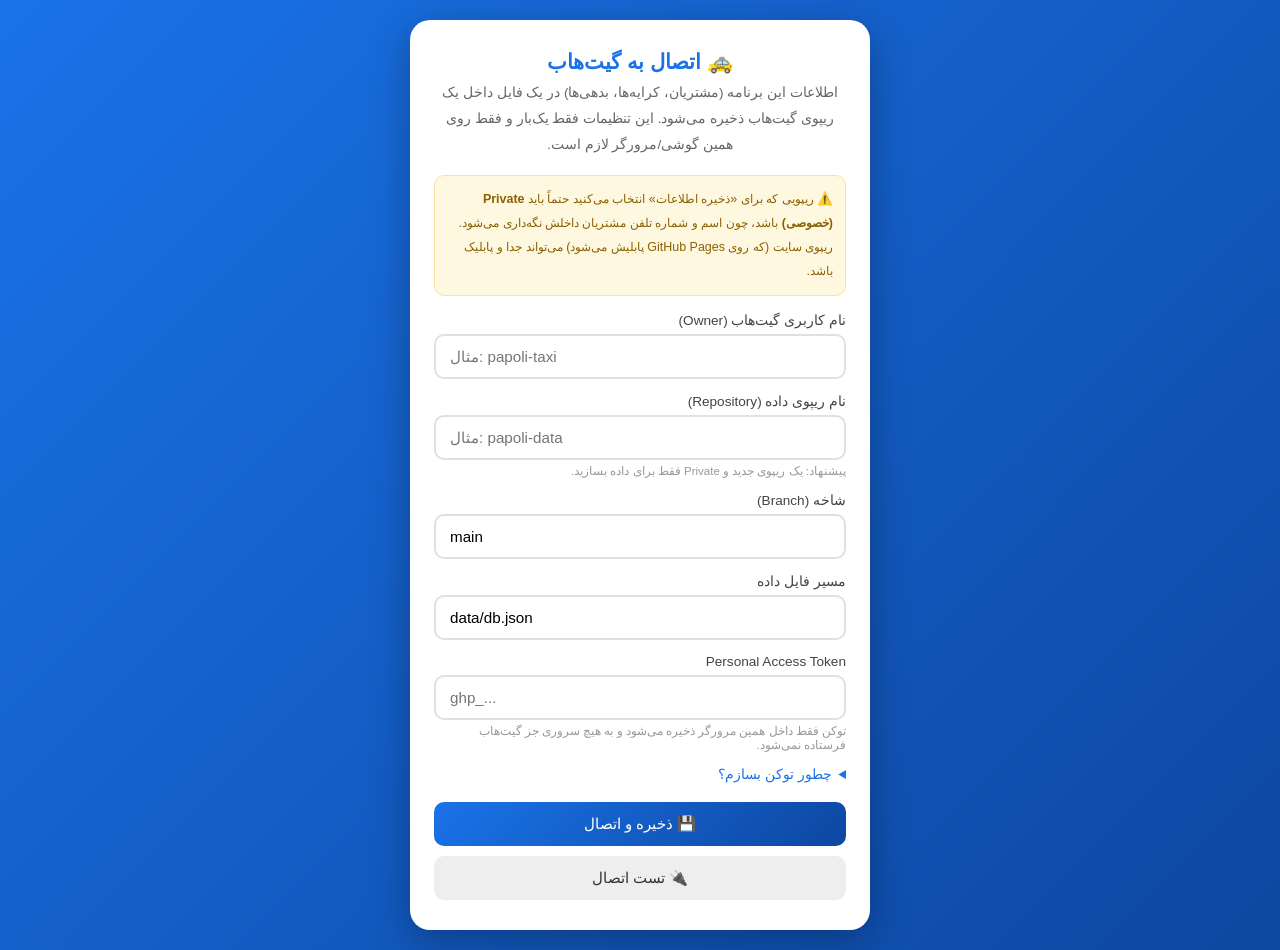
<file: index.html>
<!-- جایگزین کل فایل index.html با این کد: -->
<!DOCTYPE html>
<html lang="fa" dir="rtl">
<head>
    <meta charset="UTF-8">
    <meta name="viewport" content="width=device-width, initial-scale=1.0, maximum-scale=1.0">
    <title>تاکسی خانم پاپلی - سیستم مدیریت</title>
    <link rel="manifest" href="manifest.json">
    <meta name="theme-color" content="#1a73e8">
    <link rel="apple-touch-icon" href="icons/icon-192.png">
    <!-- Google Fonts removed - using local fonts only -->
    <style>
        * { margin:0; padding:0; box-sizing:border-box; }
        
        /* Jalali Date Picker Styles */
        .jalali-datepicker {
            display: none;
            position: absolute;
            background: white;
            border: 1px solid #ddd;
            border-radius: 8px;
            box-shadow: 0 4px 20px rgba(0,0,0,0.15);
            z-index: 1000;
            padding: 15px;
            font-family: 'Vazirmatn', sans-serif;
            direction: rtl;
        }
        
        .jalali-datepicker button {
            font-family: 'Vazirmatn', sans-serif;
        }
        
        .jalali-datepicker input {
            cursor: pointer;
        }
        
        body {
            font-family: 'Vazirmatn', sans-serif;
            background: #f0f2f5;
            color: #333;
            padding-bottom: 70px;
        }
        
        .header {
            background: linear-gradient(135deg, #1a73e8, #0d47a1);
            color: white;
            padding: 12px 20px;
            display: flex;
            align-items: center;
            justify-content: space-between;
            position: sticky;
            top: 0;
            z-index: 100;
            box-shadow: 0 2px 8px rgba(0,0,0,0.2);
        }
        
        .header-right {
            display: flex;
            align-items: center;gap: 12px;
        }
        
        .logo-small {
            width: 45px;
            height: 45px;
            border-radius: 50%;
            overflow: hidden;
            border: 2px solid white;
        }
        
        .logo-small img {
            width: 100%;
            height: 100%;
            object-fit: cover;
        }
        
        .header-title h1 { font-size: 1.1rem; font-weight: 700; margin-bottom: 2px; }
        .header-title p { font-size: 0.7rem; opacity: 0.85; }
        
        .logout-btn {
            background: rgba(255,255,255,0.2);
            border: 1px solid rgba(255,255,255,0.3);
            color: white;
            padding: 6px 12px;
            border-radius: 6px;
            font-size: 0.8rem;
            cursor: pointer;
            font-family: 'Vazirmatn', sans-serif;
        }
        
        .content { display:none; padding: 15px; max-width: 600px; margin: 0 auto; }
        .content.active { display: block; }
        
        .card {
            background: white;
            border-radius: 12px;
            padding: 18px;
            margin-bottom: 15px;
            box-shadow: 0 2px 8px rgba(0,0,0,0.08);
        }
        
        .card h3 {
            font-size: 1rem;
            color: #1a73e8;
            margin-bottom: 15px;
            padding-bottom: 10px;
            border-bottom: 2px solid #e8f0fe;
        }
        
        .form-group { margin-bottom: 15px; }
        
        .form-group label {
            display: block;
            font-size: 0.85rem;
            font-weight: 500;
            margin-bottom: 6px;
            color: #555;
        }
        
        input, select, textarea {
            width: 100%;
            padding: 12px 14px;
            border: 2px solid #e0e0e0;
            border-radius: 8px;
            font-family: 'Vazirmatn', sans-serif;
            font-size: 0.95rem;
            transition: border-color 0.3s;
            background: #fafafa;
        }
        
        input:focus, select:focus {
            outline: none;
            border-color: #1a73e8;
            background: white;
        }
        
        .btn {
            display: inline-block;
            position: relative;
            overflow: hidden;
            padding: 12px 20px;
            border: none;
            border-radius: 10px;
            font-family: 'Vazirmatn', sans-serif;
            font-size: 0.95rem;
            font-weight: 500;
            cursor: pointer;
            transition: transform 0.15s ease, box-shadow 0.15s ease, filter 0.15s ease;
            text-align: center;
            box-shadow: 0 4px 0 rgba(0,0,0,0.15), 0 6px 14px rgba(0,0,0,0.12);
        }
        .btn:hover { filter: brightness(1.05); }
        .btn:active {
            transform: translateY(3px) scale(0.98);
            box-shadow: 0 1px 0 rgba(0,0,0,0.15), 0 2px 6px rgba(0,0,0,0.12);
        }
        /* موج کوچک هنگام لمس دکمه (ripple) */
        .btn .btn-ripple {
            position: absolute;
            border-radius: 50%;
            background: rgba(255,255,255,0.55);
            transform: scale(0);
            animation: btnRipple 0.5s ease-out forwards;
            pointer-events: none;
        }
        @keyframes btnRipple {
            to { transform: scale(3); opacity: 0; }
        }
        @keyframes btnPop {
            0% { transform: scale(1); }
            40% { transform: scale(0.94); }
            100% { transform: scale(1); }
        }
        .btn.btn-pop { animation: btnPop 0.28s ease; }

        .btn-primary { background: linear-gradient(180deg, #3086f0, #1a73e8); color: white; width: 100%; }
        .btn-primary:active { background: linear-gradient(180deg, #1a73e8, #1557b0); }
        
        .btn:disabled { opacity: 0.6; cursor: not-allowed; transform: none !important; box-shadow: none !important; }
        
        .btn-success { background: linear-gradient(180deg, #46bd63, #34a853); color: white; }
        .btn-danger  { background: linear-gradient(180deg, #f0564a, #ea4335); color: white; }
        .btn-warning { background: linear-gradient(180deg, #fdc934, #fbbc04); color: #333; }
        .btn-info    { background: linear-gradient(180deg, #5b96f7, #4285f4); color: white; }
        .btn-secondary { background: linear-gradient(180deg, #fafafa, #ececec); color: #333; box-shadow: 0 2px 0 rgba(0,0,0,0.08), 0 4px 10px rgba(0,0,0,0.06); }

        /* دکمه‌های بزرگ‌تر برای ثبت کرایه — کاربر پشت فرمان راحت‌تر لمس کند */
        .btn-big {
            padding: 18px 20px;
            font-size: 1.05rem;
            font-weight: 700;
            border-radius: 14px;
        }
        
        .btn-sm {
            padding: 6px 12px;
            font-size: 0.8rem;
            border-radius: 6px;margin: 2px;
            box-shadow: 0 2px 0 rgba(0,0,0,0.12), 0 3px 6px rgba(0,0,0,0.1);
        }
        
        .btn-block { width: 100%; margin-bottom: 10px; }

        /* کارت‌های آماری و دسترسی سریع داشبورد: حالت برجسته */
        .stat-box, #dashboard .action-grid .btn {
            transition: transform 0.15s ease, box-shadow 0.15s ease;
        }
        .stat-box:active { transform: translateY(2px); }
        #dashboard .action-grid .btn {
            padding: 16px 10px;
            font-size: 0.9rem;
        }

        /* چیپ‌های «مشتریان پرتکرار» در ثبت کرایه */
        .chip-row { display: flex; flex-wrap: wrap; gap: 8px; }
        .chip {
            display: flex;
            align-items: center;
            gap: 6px;
            background: white;
            border: 2px solid #e8f0fe;
            border-radius: 20px;
            padding: 8px 14px;
            font-family: 'Vazirmatn', sans-serif;
            font-size: 0.85rem;
            cursor: pointer;
            box-shadow: 0 2px 6px rgba(0,0,0,0.06);
            transition: transform 0.15s ease, background 0.15s ease, border-color 0.15s ease;
        }
        .chip:active { transform: scale(0.95); background: #e8f0fe; }
        .chip-name { font-weight: 600; color: #333; }
        .chip-badge {
            font-size: 0.65rem;
            padding: 2px 8px;
            border-radius: 20px;
        }

        /* بنر یادآور پایان دوره ماهانه در داشبورد */
        .reminder-banner {
            border-radius: 10px;
            padding: 12px 14px;
            margin-bottom: 10px;
            background: linear-gradient(135deg, #fff3d6, #ffe6b3);
            border: 1px solid #f5c452;
            display: flex;
            justify-content: space-between;
            align-items: center;
            gap: 10px;
            animation: reminderPulse 1.8s ease-in-out infinite;
        }
        @keyframes reminderPulse {
            0%, 100% { box-shadow: 0 0 0 rgba(251,188,4,0.0); }
            50% { box-shadow: 0 0 0 6px rgba(251,188,4,0.12); }
        }
        .reminder-banner .reminder-text { font-size: 0.85rem; color: #7a5b00; line-height: 1.7; }
        .reminder-banner .btn { flex-shrink: 0; }

        /* دکمه شناور چت‌بات */
        .chat-fab {
            position: fixed;
            left: 16px;
            bottom: 86px;
            width: 56px;
            height: 56px;
            border-radius: 50%;
            background: linear-gradient(135deg, #1a73e8, #0d47a1);
            color: white;
            border: none;
            font-size: 1.5rem;
            box-shadow: 0 6px 16px rgba(26,115,232,0.45);
            cursor: pointer;
            z-index: 500;
            transition: transform 0.2s ease;
        }
        .chat-fab:active { transform: scale(0.92); }
        .chat-fab .chat-fab-dot {
            position: absolute;
            top: 4px; left: 4px;
            width: 12px; height: 12px;
            border-radius: 50%;
            background: #ea4335;
            border: 2px solid white;
            display: none;
        }
        .chat-fab .chat-fab-dot.show { display: block; }

        .chat-panel-overlay {
            display: none;
            position: fixed; inset: 0;
            background: rgba(0,0,0,0.35);
            z-index: 998;
        }
        .chat-panel-overlay.open { display: block; }
        .chat-panel {
            position: fixed;
            left: 0; right: 0; bottom: 0;
            height: 70vh;
            max-height: 640px;
            background: white;
            border-radius: 18px 18px 0 0;
            box-shadow: 0 -6px 24px rgba(0,0,0,0.25);
            z-index: 999;
            display: flex;
            flex-direction: column;
            transform: translateY(100%);
            transition: transform 0.25s ease-out;
        }
        .chat-panel.open { transform: translateY(0); }
        .chat-panel-header {
            padding: 14px 16px;
            background: linear-gradient(135deg, #1a73e8, #0d47a1);
            color: white;
            border-radius: 18px 18px 0 0;
            display: flex;
            justify-content: space-between;
            align-items: center;
        }
        .chat-panel-header h3 { margin: 0; border: none; padding: 0; color: white; font-size: 0.95rem; }
        .chat-panel-close { background: none; border: none; color: white; font-size: 1.3rem; cursor: pointer; }
        .chat-messages {
            flex: 1;
            overflow-y: auto;
            padding: 14px;
            display: flex;
            flex-direction: column;
            gap: 10px;
            background: #f7f9fc;
        }
        .chat-bubble {
            max-width: 82%;
            padding: 10px 14px;
            border-radius: 14px;
            font-size: 0.88rem;
            line-height: 1.9;
            white-space: pre-wrap;
            animation: chatIn 0.2s ease;
        }
        @keyframes chatIn {
            from { opacity: 0; transform: translateY(6px); }
            to { opacity: 1; transform: translateY(0); }
        }
        .chat-bubble.bot { background: white; border: 1px solid #e0e0e0; align-self: flex-start; border-bottom-right-radius: 4px; }
        .chat-bubble.user { background: #1a73e8; color: white; align-self: flex-end; border-bottom-left-radius: 4px; }
        .chat-suggestions { display: flex; flex-wrap: wrap; gap: 6px; padding: 0 14px 10px; }
        .chat-suggestions .chip { font-size: 0.75rem; padding: 6px 10px; }
        .chat-input-row {
            display: flex;
            gap: 8px;
            padding: 10px;
            border-top: 1px solid #eee;
        }
        .chat-input-row input {
            flex: 1;
            margin: 0;
        }
        .chat-input-row button {
            width: 46px;
            height: 46px;
            border-radius: 50%;
            padding: 0;
            font-size: 1.1rem;
            flex-shrink: 0;
        }
        
        .customer-card {
            background: white;
            border-radius: 10px;
            padding: 14px;
            margin-bottom: 10px;
            box-shadow: 0 1px 4px rgba(0,0,0,0.08);
            border-right: 4px solid #1a73e8;
        }
        
        .customer-card.daily { border-right-color: #34a853; }
        
        .customer-name { font-weight: 700; font-size: 1rem; color: #333; }
        .customer-phone { color: #666; font-size: 0.85rem; margin: 4px 0; }
        .customer-rate { color: #1a73e8; font-weight: 500; font-size: 0.9rem; }
        .badge {
            display: inline-block;
            padding: 3px 10px;
            border-radius: 20px;
            font-size: 0.75rem;
            font-weight: 500;
        }
        
        .badge-monthly { background: #e8f0fe; color: #1a73e8; }
        .badge-daily { background: #e6f4ea; color: #34a853; }
        
        .action-grid {
            display: grid;
            grid-template-columns: 1fr 1fr;
            gap: 10px;
            margin-top: 15px;
        }
        
        .search-result {
            cursor: pointer;
            padding: 12px;
            background: white;
            border-radius: 8px;
            margin-bottom: 8px;
            border: 1px solid #e0e0e0;
            transition: background 0.2s;
        }
        
        .search-result:active { background: #f0f7ff; }
        
        .selected-customer {
            background: #e8f0fe;
            border: 2px solid #1a73e8;
            border-radius: 10px;
            padding: 12px;
            margin-bottom: 15px;
        }
        
        .invoice-preview {
            background: #f8f9fa;
            border: 1px dashed #aaa;
            border-radius: 10px;
            padding: 15px;
            margin: 15px 0;
            line-height: 2;
        }
        
        .stat-box {
            background: white;
            border-radius: 10px;
            padding: 15px;
            text-align: center;
            box-shadow: 0 1px 4px rgba(0,0,0,0.08);
        }
        
        .stat-number {
            font-size: 1.5rem;
            font-weight: 700;
            color: #1a73e8;}
        
        .stat-label { font-size: 0.8rem; color: #777; margin-top: 5px; }
        
        .report-item {
            background: white;
            border-radius: 8px;
            padding: 12px;
            margin-bottom: 8px;
            border-right: 3px solid #ccc;
        }
        
        .report-item.monthly_end { border-right-color: #1a73e8; }
        .report-item.daily { border-right-color: #34a853; }
        .report-item.monthly_start { border-right-color: #fbbc04; }
        
        .bottom-nav {
            position: fixed;
            bottom: 0;
            left: 0;
            right: 0;
            background: white;
            display: flex;
            box-shadow: 0 -2px 10px rgba(0,0,0,0.1);
            z-index: 200;
        }
        
        .nav-item {
            flex: 1;
            padding: 8px 4px;
            text-align: center;
            cursor: pointer;
            color: #999;
            transition: color 0.2s;
            border: none;
            background: none;
            font-family: 'Vazirmatn', sans-serif;
        }
        
        .nav-item.active { color: #1a73e8; }
        
        .nav-item .nav-icon { font-size: 1.3rem; display: block; }
        .nav-item .nav-label { font-size: 0.6rem; display: block; margin-top: 2px; }

        /* شیت «بیشتر» */
        .sheet-overlay {
            display: none;
            position: fixed; inset: 0;
            background: rgba(0,0,0,0.4);
            z-index: 998;
        }
        .sheet-overlay.open { display: block; }
        .more-sheet {
            position: fixed;
            left: 0; right: 0; bottom: 0;
            background: white;
            border-radius: 16px 16px 0 0;
            box-shadow: 0 -4px 20px rgba(0,0,0,0.2);
            z-index: 999;
            padding: 8px 0 calc(70px + env(safe-area-inset-bottom, 0px));
            transform: translateY(100%);
            transition: transform 0.25s ease-out;
        }
        .more-sheet.open { transform: translateY(0); }
        .more-sheet-handle {
            width: 40px; height: 4px;
            background: #ddd;
            border-radius: 2px;
            margin: 8px auto 12px;
        }
        .more-sheet-item {
            display: flex;
            align-items: center;
            gap: 12px;
            width: 100%;
            padding: 16px 20px;
            border: none;
            background: none;
            font-family: inherit;
            font-size: 1rem;
            text-align: right;
            cursor: pointer;
        }
        .more-sheet-item:active { background: #f5f5f5; }
        .more-sheet-item .nav-icon { font-size: 1.2rem; }

        /* مودال سفارشی به‌جای alert/confirm/prompt بومی */
        .modal-overlay {
            display: none;
            position: fixed; inset: 0;
            background: rgba(0,0,0,0.45);
            z-index: 1100;
            align-items: center;
            justify-content: center;
            padding: 20px;
        }
        .modal-overlay.open { display: flex; }
        .modal-box {
            background: white;
            border-radius: 14px;
            width: 100%;
            max-width: 340px;
            padding: 20px;
            box-shadow: 0 10px 40px rgba(0,0,0,0.3);
        }
        .modal-message {
            font-size: 0.95rem;
            line-height: 1.8;
            white-space: pre-wrap;
            margin-bottom: 16px;
            text-align: right;
        }
        .modal-box input, .modal-box .form-group {
            margin-bottom: 12px;
        }
        .modal-box label {
            display: block;
            font-size: 0.85rem;
            color: #555;
            margin-bottom: 6px;
        }
        .modal-actions {
            display: flex;
            gap: 10px;
            margin-top: 8px;
        }
        .modal-actions .btn { flex: 1; margin: 0; }
        .modal-actions .btn-secondary {
            background: #f0f0f0;
            color: #333;
        }
        
        .alert {
            padding: 12px 15px;
            border-radius: 8px;
            margin-bottom: 15px;
            font-size: 0.9rem;
        }
        
        .alert-success { background: #e6f4ea; color: #1e8e3e; border: 1px solid #a8d5b5; }
        .alert-error { background: #fce8e6; color: #c62828; border: 1px solid #f5a99b; }
        .alert-info { background: #e8f0fe; color: #1a73e8; border: 1px solid #aac4fb; }
        
        .loading {
            text-align: center;
            padding: 20px;
            color: #999;
        }
        
        .empty-state {
            text-align: center;
            padding: 30px;
            color: #aaa;
        }
        
        .empty-state .icon { font-size: 3rem; margin-bottom: 10px; }
        
        .divider {
            height: 1px;
            background: #eee;
            margin: 15px 0;
        }
        
        .total-bar {
            background: linear-gradient(135deg, #1a73e8, #0d47a1);
            color: white;
            border-radius: 10px;
            padding: 15px;
            text-align: center;
            margin-bottom: 15px;
        }
        
        .total-bar .amount { font-size: 1.5rem; font-weight: 700; }
        .total-bar .label { font-size: 0.8rem; opacity: 0.8; margin-top: 5px; }
        
        @media (min-width: 600px) {
            .action-grid { grid-template-columns: 1fr 1fr 1fr; }
        }
    </style>
</head>
<body>

<div class="header">
    <div class="header-right">
        <div class="logo-small">
            <img src="logo.png" alt="لوگو">
        </div>
        <div class="header-title">
            <h1>🚕 تاکسی خانم پاپلی</h1>
            <p id="headerDate"></p>
        </div></div>
    <button class="logout-btn" onclick="logout()">خروج</button>
</div>

<!-- ===== داشبورد ===== -->
<div id="dashboard" class="content active">
    <div id="monthlyReminderBanner"></div>
    <div style="display:grid; grid-template-columns:1fr 1fr; gap:10px; margin-bottom:15px;">
        <div class="stat-box">
            <div class="stat-number" id="statCustomers">-</div>
            <div class="stat-label">مشتری فعال</div>
        </div>
        <div class="stat-box">
            <div class="stat-number" id="statToday">-</div>
            <div class="stat-label">درآمد امروز</div>
        </div>
        <div class="stat-box">
            <div class="stat-number" id="statMonth">-</div>
            <div class="stat-label">درآمد این ماه</div>
        </div>
        <div class="stat-box">
            <div class="stat-number" id="statTotal">-</div>
            <div class="stat-label">کل درآمد</div>
        </div>
    </div>
    
    <div class="card">
        <h3>⚡ دسترسی سریع</h3>
        <div class="action-grid">
            <button class="btn btn-primary" onclick="switchTab('register')">➕ ثبت مشتری</button>
            <button class="btn btn-success" onclick="switchTab('rental')">📋 ثبت کرایه</button>
            <button class="btn btn-info" onclick="switchTab('invoice')">📨 ارسال فاکتور</button>
            <button class="btn btn-warning" onclick="switchTab('report')">📊 گزارش</button>
        </div>
    </div>
    
    <div class="card">
        <h3>🕐 آخرین فعالیت‌ها</h3>
        <div id="recentActivity"><div class="loading">در حال بارگذاری...</div></div>
    </div>
</div>
<!-- تب ثبت پرداخت -->
<div id="payment" class="content">
    <div class="card">
        <h3>💳 ثبت پرداختی مشتری</h3>
        <div class="form-group">
            <label>جستجوی مشتری</label>
            <input type="text" id="paySearchCustomer" onkeyup="searchPayCustomer()" placeholder="🔍 نام یا شماره تماس مشتری...">
        </div>
        <div id="payCustomerList"></div>

        <div id="payActionSection" style="display: none;">
            <div class="selected-customer">
                پرداخت برای: <strong id="payCustomerName"></strong>
            </div>
            <div class="form-group">
                <label>مبلغ پرداخت (تومان)</label>
                <input type="text" id="payAmount" placeholder="مثلاً ۵۰۰,۰۰۰" inputmode="numeric" class="money-input">
            </div>
            <button class="btn btn-primary btn-block" id="submitPaymentBtn" onclick="submitPayment()">✅ ثبت پرداختی</button>
        </div>
    </div>
</div>
<!-- ===== ثبت مشتری ===== -->
<div id="register" class="content">
    <div class="card">
        <h3>➕ ثبت مشتری جدید</h3>
        <div id="registerMsg"></div>
        <form id="customerForm">
            <div class="form-group">
                <label>نام و نام خانوادگی *</label>
                <input type="text" id="custName" placeholder="مثال: علی احمدی" required>
            </div>
            <div class="form-group">
                <label>شماره موبایل *</label>
                <input type="tel" id="custPhone" placeholder="09xxxxxxxxx" required>
            </div>
            <div class="form-group">
                <label>نوع سرویس</label>
                <select id="custType">
                    <option value="monthly">ماهانه</option>
                    <option value="daily">روزانه</option>
                </select>
            </div>
            <div class="form-group">
                <label>نرخ (تومان)</label>
                <input type="text" id="custRate" placeholder="مثال: ۵۰۰,۰۰۰" inputmode="numeric" class="money-input">
            </div>
            <div class="form-group">
                <label>توضیحات (اختیاری)</label>
                <input type="text" id="custNote" placeholder="آدرس، مسیر، ...">
            </div>
            <button type="submit" class="btn btn-primary" id="customerSubmitBtn">💾 ثبت مشتری</button>
        </form>
    </div>
</div>

<!-- ===== مشتریان ===== -->
<div id="customers" class="content">
    <div class="card">
        <h3>👥 لیست مشتریان</h3>
        <input type="text" id="searchCustomerList" placeholder="🔍 جستجو در مشتریان..." 
               oninput="filterCustomers(this.value)" style="margin-bottom:15px;">
        <div id="customersList"><div class="loading">در حال بارگذاری...</div></div>
    </div>
</div>

<!-- ===== ثبت کرایه ===== -->
<div id="rental" class="content">
    <div class="card">
        <h3>📋 ثبت کرایه</h3>

        <div id="frequentRentalCustomersBox" style="margin-bottom:14px;">
            <label style="display:block; font-size:0.85rem; font-weight:500; margin-bottom:8px; color:#555;">
                ⭐ مشتریان پرتکرار (برای انتخاب سریع لمس کنید)
            </label>
            <div id="frequentRentalCustomers" class="chip-row">
                <div class="loading" style="padding:6px 0;">در حال بارگذاری...</div>
            </div>
        </div>

        <div class="form-group">
            <label>یا جستجوی مشتری</label>
            <input type="text" id="searchRental" placeholder="🔍 نام یا شماره موبایل..." 
                   oninput="searchRentalCustomer(this.value)">
        </div>
        <div id="rentalSearchResults"></div>
        
        <div id="selectedRentalCustomer" style="display:none;">
            <div class="selected-customer" id="rentalCustomerInfo"></div>
            <div id="monthlyStatusBox"></div>
            <div id="rentalMsg"></div>
            
            <div class="form-group" id="dailyAmountGroup" style="display:none;">
                <label>مبلغ کرایه روزانه (تومان) — اگر خالی بماند، نرخ پیش‌فرض مشتری حساب می‌شود</label>
                <input type="text" id="dailyAmount" placeholder="اگر خالی باشد نرخ پیش‌فرض" inputmode="numeric" class="money-input">
            </div>

            <div id="monthlyActionGrid">
                <button class="btn btn-success btn-block btn-big" id="startMonthlyBtn" onclick="doRental('start_monthly')" style="display:none;">
                    🟢 شروع ماهانه
                </button>
                <button class="btn btn-danger btn-block btn-big" id="endMonthlyBtn" onclick="doRental('end_monthly')" style="display:none;">
                    🔴 اتمام ماهانه
                </button>
            </div>
            <button class="btn btn-warning btn-block btn-big" id="dailyRentalBtn" onclick="doRental('daily')" style="display:none;">
                📅 ثبت کرایه روزانه
            </button>
            <button class="btn btn-secondary btn-block" id="editDailyAmountBtn" onclick="toggleDailyAmount()" style="display:none; margin-top:-4px;">
                ✏️ ثبت مبلغ دلخواه برای این کرایه
            </button>
        </div>
    </div>
</div>

<!-- ===== ارسال فاکتور ===== -->
<div id="invoice" class="content">
    <div class="card">
        <h3>📨 ارسال فاکتور</h3>
        <div class="form-group">
            <input type="text" id="searchInvoice" placeholder="🔍 جستجوی مشتری..." 
                   oninput="searchInvoiceCustomer(this.value)">
        </div>
        <div id="invoiceSearchResults"></div>
        
        <!-- بقیه کدهای فاکتور که قبلا بود (دکمه های تایید و ارسال پیامک) -->
        <div id="invoiceSection" style="display:none;">
            <div class="selected-customer" id="invoiceCustomerInfo"></div>
            <div class="invoice-preview">
                <div id="invoiceText"></div>
            </div>
            <button class="btn btn-primary btn-block" onclick="sendSMS()">
                📱 ارسال پیامک از گوشی
            </button>
            <button class="btn btn-success btn-block" onclick="confirmInvoiceSent()">
                ✅ تایید ارسال و ثبت در سیستم
            </button>
        </div>
        
    </div>
</div> <!-- پایان کامل تب فاکتور -->

<!-- ===== گزارش ===== -->
<div id="report" class="content">
    <div class="card">
        <h3>📊 گزارش‌گیری</h3>
        <div class="form-group">
            <label>از تاریخ</label>
            <input type="text" id="fromDate" placeholder="انتخاب تاریخ..." readonly onclick="document.getElementById('fromDate').focus()">
        </div>
        <div class="form-group">
            <label>تا تاریخ</label>
            <input type="text" id="toDate" placeholder="انتخاب تاریخ..." readonly onclick="document.getElementById('toDate').focus()">
        </div>
        <div class="form-group">
            <label>نوع گزارش</label>
            <select id="reportType">
                <option value="">همه</option>
                <option value="monthly_end">کرایه ماهانه</option>
                <option value="daily">کرایه روزانه</option>
            </select>
        </div>
        <button class="btn btn-primary btn-block" onclick="loadReport()">🔍 نمایش گزارش</button>
    </div>
    <div id="reportResult"></div>
</div>
<!-- ===== تنظیمات ===== -->
<div id="settings" class="content">
    
    <!-- کارت تغییر رمز -->
    <div class="card">
        <h3>🔐 تغییر رمز عبور</h3>
        <div id="passwordMsg"></div>
        <form id="changePasswordForm">
            <div class="form-group">
                <label>رمز فعلی</label>
                <input type="password" id="oldPassword" maxlength="4" required>
            </div>
            <div class="form-group">
                <label>رمز جدید</label>
                <input type="password" id="newPassword" maxlength="4" required>
            </div>
            <div class="form-group">
                <label>تکرار رمز جدید</label>
                <input type="password" id="confirmPassword" maxlength="4" required>
            </div>
            <button type="submit" class="btn btn-primary">💾 ذخیره رمز جدید</button>
        </form>
    </div>

    <div class="divider"></div>

    <!-- کارت اتصال گیت‌هاب -->
    <div class="card">
        <h3>🔗 اتصال گیت‌هاب</h3>
        <p style="font-size:13px;color:#666; margin-bottom:10px;">
            اطلاعات این برنامه روی گیت‌هاب ذخیره می‌شود. برای تغییر ریپو/توکن یا اتصال از یک گوشی دیگر، از دکمه زیر استفاده کنید.
        </p>
        <button class="btn btn-secondary" onclick="location.href='setup.html'">⚙️ تنظیمات اتصال گیت‌هاب</button>
    </div>

    <div class="divider"></div>

    <!-- کارت تنظیم ارسال پیامک -->
    <div class="card">
        <h3>📩 تنظیمات ارسال پیامک فاکتور</h3>

        <div class="form-group">
            <label>
                <input type="checkbox" id="enablePhoneSMS">
                فعال سازی ارسال فاکتور از برنامه پیامک گوشی
            </label>
        </div>

        <p style="font-size:13px;color:#666">
            در صورت فعال بودن، هنگام ارسال فاکتور، پنجره‌ی اشتراک‌گذاری خود گوشی باز می‌شود تا متن فاکتور را با پیامک، واتس‌اپ یا هر برنامه‌ی دیگری ارسال کنید (در گوشی‌های قدیمی‌تر مستقیم برنامه‌ی پیامک باز می‌شود).
        </p>
    </div>
    <div class="divider"></div>

    <!-- کارت یادآور پایان دوره ماهانه -->
    <div class="card">
        <h3>🔔 یادآور پایان دوره ماهانه</h3>
        <div class="form-group">
            <label>
                <input type="checkbox" id="enableMonthlyReminder">
                فعال‌سازی اعلان (نوتیفیکیشن) نزدیک‌شدن به پایان دوره ماهانه مشتریان
            </label>
        </div>
        <p style="font-size:13px;color:#666">
            وقتی فعال باشد، چند روز مانده به تمام‌شدن دوره‌ی ماهانه‌ی هر مشتری، هم داخل برنامه (در داشبورد) و هم با اعلان گوشی به شما یادآوری می‌شود که کرایه‌ی ماهانه را ثبت و تسویه کنید. این بررسی هر بار که برنامه را باز می‌کنید انجام می‌شود.
        </p>
    </div>
    <div class="divider"></div>

    <!-- کارت ریست سیستم -->
    <div class="card" style="border: 1px solid #ff4d4d; background-color: #fffafaa1;">
        <h3 style="color: #d32f2f;">⚠️ ریست سیستم (حذف تمام کرایه‌ها)</h3>
        <p style="font-size:13px;color:#666">
            با کلیک روی دکمه زیر، <strong>تمام کرایه‌ها، سفرها و پرداختی‌های مربوط به آن‌ها</strong> پاک خواهند شد و بدهی همه مشتریان صفر می‌شود. لیست مشتریان و خودروها دست‌نخورده باقی می‌ماند. <br><span style="color:red">این عملیات غیرقابل بازگشت است!</span>
        </p>
        <button class="btn" style="background: #d32f2f; color: white;" onclick="resetSystem()">
            🗑️ پاک کردن همه کرایه‌ها
        </button>
    </div>


    <div class="divider"></div>

    <!-- کارت اطلاعات حساب (بخش جدید) -->
    <div class="card">
        <h3>💳 مشخصات کارت جهت واریز</h3>

        <div class="form-group">
            <label for="bankAccountName">نام صاحب حساب</label>
            <input type="text" id="bankAccountName" placeholder="مثال: علی محمدی">
        </div>

        <div class="form-group">
            <label for="bankCardNumber">شماره کارت</label>
            <input type="text" id="bankCardNumber" placeholder="مثال: ۶۰۳۷-۹۹۱۹-۱۲۳۴-۵۶۷۸">
        </div>

        <button class="btn btn-primary" onclick="saveBankSettings()">
            💾 ذخیره مشخصات کارت
        </button>
    </div>

</div>




<!-- Bottom Navigation -->
<!-- شیت «بیشتر» برای دسترسی به گزینه‌های کم‌استفاده‌تر -->
<div id="moreSheetOverlay" class="sheet-overlay" onclick="toggleMoreSheet(false)"></div>
<div id="moreSheet" class="more-sheet">
    <div class="more-sheet-handle"></div>
    <button class="more-sheet-item" onclick="openMoreTab('customers')">
        <span class="nav-icon">👥</span> مشتریان
    </button>
    <button class="more-sheet-item" onclick="openMoreTab('invoice')">
        <span class="nav-icon">📨</span> فاکتور
    </button>
    <button class="more-sheet-item" onclick="openMoreTab('report')">
        <span class="nav-icon">📊</span> گزارش
    </button>
    <button class="more-sheet-item" onclick="openMoreTab('settings')">
        <span class="nav-icon">⚙️</span> تنظیمات
    </button>
</div>

<nav class="bottom-nav">
    <button class="nav-item active" onclick="switchTab('dashboard', this)">
        <span class="nav-icon">🏠</span>
        <span class="nav-label">داشبورد</span>
    </button>
    <button class="nav-item" onclick="switchTab('register', this)">
        <span class="nav-icon">➕</span>
        <span class="nav-label">ثبت</span>
    </button>
    <button class="nav-item" onclick="switchTab('rental', this)">
        <span class="nav-icon">📋</span>
        <span class="nav-label">کرایه</span>
    </button>
    <button class="nav-item" onclick="switchTab('payment', this)">
        <span class="nav-icon">💳</span>
        <span class="nav-label">پرداخت</span>
    </button>
    <button class="nav-item" id="moreNavBtn" onclick="toggleMoreSheet()">
        <span class="nav-icon">☰</span>
        <span class="nav-label">بیشتر</span>
    </button>
</nav>

<!-- مودال سفارشی به‌جای alert/confirm/prompt بومی -->
<div id="modalOverlay" class="modal-overlay">
    <div class="modal-box" id="modalBox"></div>
</div>

<!-- ===== دستیار هوشمند (چت‌بات) ===== -->
<button class="chat-fab" id="chatFab" onclick="toggleChatPanel(true)" title="دستیار هوشمند">
    💬
    <span class="chat-fab-dot" id="chatFabDot"></span>
</button>
<div class="chat-panel-overlay" id="chatPanelOverlay" onclick="toggleChatPanel(false)"></div>
<div class="chat-panel" id="chatPanel">
    <div class="chat-panel-header">
        <h3>💬 دستیار حساب و گزارش مشتریان</h3>
        <button class="chat-panel-close" onclick="toggleChatPanel(false)">✕</button>
    </div>
    <div class="chat-messages" id="chatMessages"></div>
    <div class="chat-suggestions" id="chatSuggestions"></div>
    <div class="chat-input-row">
        <input type="text" id="chatInput" placeholder="مثلاً: بدهی علی چقدره؟" onkeydown="if(event.key==='Enter') sendChatMessage();">
        <button class="btn btn-primary" onclick="sendChatMessage()">➤</button>
    </div>
</div>

    <script src="assets/gh-storage.js"></script>
    <script src="assets/libs/jalali-datepicker.js"></script>
    <script>
        // ===== اتصال به گیت‌هاب و احراز هویت =====
        // اگر تنظیمات اتصال به گیت‌هاب انجام نشده، اول به صفحه تنظیمات برو
        if (!ghHasConfig()) {
            window.location.href = 'setup.html';
        }
        // اگر کاربر لاگین نکرده باشد، به صفحه ورود منتقل می‌شود
        const authToken = localStorage.getItem('auth_token');
        if (!authToken) {
            window.location.href = 'login.html';
        }
        // apiFetch و متغیر API اکنون در assets/gh-storage.js تعریف شده‌اند
        // و به‌جای تماس با سرور PHP، مستقیم با گیت‌هاب کار می‌کنند

        async function logout() {
            if (!(await showConfirm('آیا مطمئن هستید که می‌خواهید خارج شوید؟'))) return;
            localStorage.removeItem('auth_token');
            window.location.href = 'login.html';
        }

        // ===== تغییر رمز عبور =====
        document.getElementById('changePasswordForm').addEventListener('submit', async (e) => {
            e.preventDefault();
            const msgEl = document.getElementById('passwordMsg');
            const oldPassword = document.getElementById('oldPassword').value;
            const newPassword = document.getElementById('newPassword').value;
            const confirmPassword = document.getElementById('confirmPassword').value;

            if (newPassword !== confirmPassword) {
                msgEl.innerHTML = '<div class="alert alert-error">❌ رمز جدید و تکرار آن یکسان نیستند</div>';
                return;
            }

            try {
                const res = await apiFetch(`${API}/auth.php`, {
                    method: 'POST',
                    headers: {'Content-Type': 'application/json'},
                    body: JSON.stringify({action: 'change_password', old_password: oldPassword, new_password: newPassword})
                });
                const result = await res.json();
                if (result.success) {
                    msgEl.innerHTML = '<div class="alert alert-success">✅ رمز عبور با موفقیت تغییر کرد</div>';
                    e.target.reset();
                } else {
                    msgEl.innerHTML = `<div class="alert alert-error">❌ ${result.error || 'خطا در تغییر رمز'}</div>`;
                }
            } catch (err) {
                msgEl.innerHTML = '<div class="alert alert-error">❌ خطا در ارتباط با گیت‌هاب</div>';
            }
        });

        // ===== فرمت زنده‌ی اعداد پولی =====
        // ورودی‌های مبلغ را هنگام تایپ با جداکننده هزارگان نمایش می‌دهد
        function attachMoneyFormatting(id) {
            const el = document.getElementById(id);
            if (!el) return;
            el.addEventListener('input', function() {
                const raw = this.value.replace(/[^\d]/g, '');
                this.value = raw ? Number(raw).toLocaleString('en-US') : '';
            });
        }

        function getRawNumber(id) {
            const el = document.getElementById(id);
            if (!el) return '';
            return el.value.replace(/[^\d]/g, '');
        }

        // ===== مودال سفارشی به‌جای alert/confirm/prompt بومی =====
        function closeModal() {
            document.getElementById('modalOverlay').classList.remove('open');
            document.getElementById('modalBox').innerHTML = '';
        }

        function showAlert(message) {
            return new Promise(resolve => {
                const box = document.getElementById('modalBox');
                box.innerHTML = `
                    <div class="modal-message">${message}</div>
                    <div class="modal-actions">
                        <button class="btn btn-primary" id="modalOkBtn">باشه</button>
                    </div>
                `;
                document.getElementById('modalOverlay').classList.add('open');
                document.getElementById('modalOkBtn').onclick = () => { closeModal(); resolve(); };
            });
        }

        function showConfirm(message) {
            return new Promise(resolve => {
                const box = document.getElementById('modalBox');
                box.innerHTML = `
                    <div class="modal-message">${message}</div>
                    <div class="modal-actions">
                        <button class="btn btn-secondary" id="modalCancelBtn">لغو</button>
                        <button class="btn btn-primary" id="modalConfirmBtn">تایید</button>
                    </div>
                `;
                document.getElementById('modalOverlay').classList.add('open');
                document.getElementById('modalCancelBtn').onclick = () => { closeModal(); resolve(false); };
                document.getElementById('modalConfirmBtn').onclick = () => { closeModal(); resolve(true); };
            });
        }

        function showPrompt(message, defaultValue) {
            return new Promise(resolve => {
                const box = document.getElementById('modalBox');
                box.innerHTML = `
                    <div class="modal-message">${message}</div>
                    <input type="text" id="modalPromptInput" value="${defaultValue ? String(defaultValue).replace(/"/g, '&quot;') : ''}">
                    <div class="modal-actions">
                        <button class="btn btn-secondary" id="modalCancelBtn">لغو</button>
                        <button class="btn btn-primary" id="modalOkBtn">تایید</button>
                    </div>
                `;
                document.getElementById('modalOverlay').classList.add('open');
                const input = document.getElementById('modalPromptInput');
                input.focus();
                document.getElementById('modalCancelBtn').onclick = () => { closeModal(); resolve(null); };
                document.getElementById('modalOkBtn').onclick = () => { const v = input.value; closeModal(); resolve(v); };
            });
        }

        // فرم ویرایش مشتری در یک مودال به‌جای سه prompt پشت‌سرهم
        function showEditCustomerModal(customer) {
            return new Promise(resolve => {
                const box = document.getElementById('modalBox');
                box.innerHTML = `
                    <div class="modal-message" style="margin-bottom:12px;"><strong>ویرایش مشتری</strong></div>
                    <div class="form-group">
                        <label>نام و نام خانوادگی</label>
                        <input type="text" id="editCustName" value="${(customer.name || '').replace(/"/g, '&quot;')}">
                    </div>
                    <div class="form-group">
                        <label>شماره موبایل</label>
                        <input type="text" id="editCustPhone" value="${(customer.phone || '').replace(/"/g, '&quot;')}">
                    </div>
                    <div class="form-group">
                        <label>نرخ (تومان)</label>
                        <input type="text" id="editCustRate" inputmode="numeric" class="money-input" value="${Number(customer.rate || 0).toLocaleString('en-US')}">
                    </div>
                    <div class="modal-actions">
                        <button class="btn btn-secondary" id="modalCancelBtn">لغو</button>
                        <button class="btn btn-primary" id="modalOkBtn">ذخیره</button>
                    </div>
                `;
                document.getElementById('modalOverlay').classList.add('open');
                attachMoneyFormatting('editCustRate');
                document.getElementById('modalCancelBtn').onclick = () => { closeModal(); resolve(null); };
                document.getElementById('modalOkBtn').onclick = () => {
                    const name = document.getElementById('editCustName').value.trim();
                    const phone = document.getElementById('editCustPhone').value.trim();
                    const rate = getRawNumber('editCustRate');
                    closeModal();
                    resolve({ name, phone, rate });
                };
            });
        }
    let selectedRentalCustomer = null;
    let selectedInvoiceCustomer = null;
    let invoiceData = null;
    let allCustomers = [];

    // ===== تاریخ فارسی =====
    function setPersianDate() {
        const now = new Date();
        const options = { 
            calendar: 'persian', 
            year: 'numeric', 
            month: 'long', 
            day: 'numeric',
            weekday: 'long'
        };
        try {
            document.getElementById('headerDate').textContent = 
                new Intl.DateTimeFormat('fa-IR', options).format(now);
        } catch(e) {
            document.getElementById('headerDate').textContent = now.toLocaleDateString('fa-IR');
        }
    }
    
    // ===== مقداردهی تاریخ‌ها =====
    function setDefaultDates() {
        // Convert current date to Jalali
        const now = new Date();
        const gToday = `${now.getFullYear()}-${String(now.getMonth() + 1).padStart(2, '0')}-${String(now.getDate()).padStart(2, '0')}`;
        
        // Get first day of current month
        const firstDay = new Date(now.getFullYear(), now.getMonth(), 1);
        const gFirstDay = `${firstDay.getFullYear()}-${String(firstDay.getMonth() + 1).padStart(2, '0')}-${String(firstDay.getDate()).padStart(2, '0')}`;
        
        // Convert to Jalali for display
        const todayJalali = gregorianToJalali(now.getFullYear(), now.getMonth() + 1, now.getDate());
        const firstDayJalali = gregorianToJalali(firstDay.getFullYear(), firstDay.getMonth() + 1, firstDay.getDate());
        
        document.getElementById('fromDate').value = `${todayJalali.y}/${String(todayJalali.m).padStart(2, '0')}/${String(todayJalali.d).padStart(2, '0')}`;
        document.getElementById('toDate').value = `${todayJalali.y}/${String(todayJalali.m).padStart(2, '0')}/${String(todayJalali.d).padStart(2, '0')}`;
    }
    
    // Convert Gregorian to Jalali (for date handling)
    function gregorianToJalali(gy, gm, gd) {
        const g_d_m = [0, 31, 59, 90, 120, 151, 181, 212, 243, 273, 304, 334];
        gy2 = (gm > 2) ? (gy + 1) : gy;
        let days = 355666 + (365 * gy) + Math.floor((gy2 + 3) / 4) - Math.floor((gy2 + 99) / 100) + Math.floor((gy2 + 399) / 400) + gd + g_d_m[gm - 1];
        let jy = -1595 + (33 * Math.floor(days / 12053));
        days %= 12053;
        jy += 4 * Math.floor(days / 1461);
        days %= 1461;
        if (days > 365) {
            jy += Math.floor((days - 1) / 365);
            days = (days - 1) % 365;
        }
        let jm = (days < 186) ? 1 + Math.floor(days / 31) : 7 + Math.floor((days - 186) / 30);
        let jd = 1 + ((days < 186) ? (days % 31) : ((days - 186) % 30));
        return { y: jy, m: jm, d: jd };
    }
    
    // Parse Jalali date string
    function parseJalaliDate(str) {
        const parts = str.split('/');
        if (parts.length === 3) {
            return { y: parseInt(parts[0]), m: parseInt(parts[1]), d: parseInt(parts[2]) };
        }
        return null;
    }
    
    // Convert Jalali to Gregorian (for API requests)
    function jalaliToGregorian(jy, jm, jd) {
        jy += 1595;
        let days = -355668 + (365 * jy) + (Math.floor(jy / 33) * 8) + Math.floor((Math.floor(jy % 33) + 3) / 4) + jd + ((jm < 7) ? (jm - 1) * 31 : ((jm - 7) * 30) + 186);
        let gy = 400 * Math.floor(days / 146097);
        days %= 146097;
        if (days > 36524) {
            gy += 100 * Math.floor(--days / 36524);
            days %= 36524;
            if (days >= 365) days++;
        }
        gy += 4 * Math.floor(days / 1461);
        days %= 1461;
        if (days > 365) {
            gy += Math.floor((days - 1) / 365);
            days = (days - 1) % 365;
        }
        let gd = days + 1;
        const sal_a = [0, 31, ((gy % 4 == 0 && gy % 100 != 0) || (gy % 400 == 0)) ? 29 : 28, 31, 30, 31, 30, 31, 31, 30, 31, 30, 31];
        let gm = 0;
        while (gm < 13 && gd > sal_a[gm]) gd -= sal_a[gm++];
        return { y: gy, m: gm, d: gd };
    }

    // ===== تغییر تب =====
    function switchTab(tabId, btn) {
        document.querySelectorAll('.content').forEach(c => c.classList.remove('active'));
        document.querySelectorAll('.nav-item').forEach(n => n.classList.remove('active'));
        document.getElementById(tabId).classList.add('active');
        if(btn) btn.classList.add('active');
        
        if(tabId === 'customers') loadCustomers();
        if(tabId === 'dashboard') loadDashboard();
        if(tabId === 'rental') loadFrequentRentalCustomers();
    }

    // ===== شیت «بیشتر» =====
    function toggleMoreSheet(show) {
        const sheet = document.getElementById('moreSheet');
        const overlay = document.getElementById('moreSheetOverlay');
        const isOpen = show === undefined ? !sheet.classList.contains('open') : show;
        sheet.classList.toggle('open', isOpen);
        overlay.classList.toggle('open', isOpen);
    }

    function openMoreTab(tabId) {
        toggleMoreSheet(false);
        switchTab(tabId, document.getElementById('moreNavBtn'));
    }

    // ===== داشبورد =====
    async function loadDashboard() {
        try {
            const [custRes, reportRes] = await Promise.all([
                apiFetch(`${API}/customers.php`),
                apiFetch(`${API}/report.php?from_date=${new Date().toISOString().split('T')[0]}&to_date=${new Date().toISOString().split('T')[0]}`)
            ]);
            
            const customers = await custRes.json();
            const todayReport = await reportRes.json();
            
            document.getElementById('statCustomers').textContent = customers.length;
            document.getElementById('statToday').textContent = 
                formatNumber(todayReport.total || 0);
            
            // گزارش این ماه
            const firstDay = new Date(new Date().setDate(1)).toISOString().split('T')[0];
            const monthRes = await apiFetch(`${API}/report.php?from_date=${firstDay}&to_date=${new Date().toISOString().split('T')[0]}`);
            const monthReport = await monthRes.json();
            document.getElementById('statMonth').textContent = formatNumber(monthReport.total || 0);
            
            // گزارش کل
            const totalRes = await apiFetch(`${API}/report.php?from_date=2020-01-01&to_date=${new Date().toISOString().split('T')[0]}`);
            const totalReport = await totalRes.json();
            document.getElementById('statTotal').textContent = formatNumber(totalReport.total || 0);
            
            // آخرین فعالیت‌ها
            const recent = (totalReport.data || []).slice(0, 5);
            if(recent.length === 0) {
                document.getElementById('recentActivity').innerHTML = 
                    '<div class="empty-state"><div class="icon">📭</div>هنوز فعالیتی ثبت نشده</div>';
            } else {
                document.getElementById('recentActivity').innerHTML = recent.map(r => `
                    <div class="report-item ${r.type}">
                        <strong>${r.name}</strong> - 
                        <span>${r.type_label}</span><br>
                        <span style="color:#1a73e8">${formatNumber(r.amount)} تومان</span>
                        <span style="color:#999; float:left; font-size:0.75rem">${r.created_at?.split('T')[0] || ''}</span>
                    </div>
                `).join('');
            }
        } catch(e) {
            console.error(e);
        }
    }

    // ===== ثبت مشتری =====
    document.getElementById('customerForm').addEventListener('submit', async (e) => {
        e.preventDefault();
        const msgEl = document.getElementById('registerMsg');
        const btn = document.getElementById('customerSubmitBtn');
        
        const data = {
            name: document.getElementById('custName').value.trim(),
            phone: document.getElementById('custPhone').value.trim(),
            service_type: document.getElementById('custType').value,
            rate: getRawNumber('custRate') || 0,
            note: document.getElementById('custNote').value.trim()
        };
        
        btn.disabled = true;
        btn.textContent = '⏳ در حال ثبت...';
        
        try {
            const res = await apiFetch(`${API}/customers.php`, {
                method: 'POST',
                headers: {'Content-Type': 'application/json'},
                body: JSON.stringify(data)
            });
            
            const result = await res.json();
            
            if(res.ok) {
                msgEl.innerHTML = '<div class="alert alert-success">✅ مشتری با موفقیت ثبت شد</div>';
                e.target.reset();
                setTimeout(() => msgEl.innerHTML = '', 3000);
            } else {
                msgEl.innerHTML = `<div class="alert alert-error">❌ ${result.error}</div>`;
            }
        } catch(err) {
            msgEl.innerHTML = '<div class="alert alert-error">❌ خطا در اتصال به سرور</div>';
        } finally {
            btn.disabled = false;
            btn.textContent = '💾 ثبت مشتری';
        }
    });

    // ===== لیست مشتریان =====
    async function loadCustomers() {
        document.getElementById('customersList').innerHTML = '<div class="loading">در حال بارگذاری...</div>';
        const res = await apiFetch(`${API}/customers.php`);
        allCustomers = await res.json();
        renderCustomers(allCustomers);
    }

    function renderCustomers(list) {
        if(list.length === 0) {
            document.getElementById('customersList').innerHTML = 
                '<div class="empty-state"><div class="icon">👤</div>هیچ مشتری‌ای ثبت نشده</div>';
            return;
        }
        
        document.getElementById('customersList').innerHTML = list.map(c => `
            <div class="customer-card ${c.service_type}">
                <div style="display:flex; justify-content:space-between; align-items:start;">
                    <div>
                        <div class="customer-name">${c.name}</div>
                        <div class="customer-phone">📞 ${c.phone}</div>
                        <div class="customer-rate">💰 ${formatNumber(c.rate)} تومان / 
                            ${c.service_type === 'monthly' ? 'ماه' : 'روز'}
                        </div>
                    </div>
                    <span class="badge ${c.service_type === 'monthly' ? 'badge-monthly' : 'badge-daily'}">
                        ${c.service_type === 'monthly' ? 'ماهانه' : 'روزانه'}
                    </span>
                </div>
                <div style="margin-top:10px;">
                    <button class="btn btn-warning btn-sm" onclick="editCustomer(${c.id})">✏️ ویرایش</button>
                    <button class="btn btn-danger btn-sm" onclick="deleteCustomer(${c.id}, '${c.name}')">🗑️ حذف</button>
                    <button class="btn btn-info btn-sm" onclick="viewCustomerRentals(${c.id}, '${c.name}')">📋 سوابق</button>
                </div>
            </div>
        `).join('');
    }

    function filterCustomers(q) {
        const filtered = allCustomers.filter(c => 
            c.name.includes(q) || c.phone.includes(q)
        );
        renderCustomers(filtered);
    }

    async function deleteCustomer(id, name) {
        if(!(await showConfirm(`آیا مشتری "${name}" حذف شود؟`))) return;
        await apiFetch(`${API}/customers.php/${id}`, {method: 'DELETE'});
        loadCustomers();
    }

    async function editCustomer(id) {
        const customer = allCustomers.find(c => c.id === id);
        if(!customer) return;
        
        const result = await showEditCustomerModal(customer);
        if(!result || !result.name) return;
        
        await apiFetch(`${API}/customers.php/${id}`, {
            method: 'PUT',
            headers: {'Content-Type': 'application/json'},
            body: JSON.stringify({
                name: result.name, phone: result.phone, rate: result.rate,
                service_type: customer.service_type
            })
        });
        loadCustomers();
    }

    async function viewCustomerRentals(id, name) {
        const res = await apiFetch(`${API}/rentals.php?customer_id=${id}`);
        const rentals = await res.json();
        
        if(rentals.length === 0) {
            await showAlert(`${name}: هیچ سابقه کرایه‌ای وجود ندارد`);
            return;
        }
        
        const list = rentals.slice(0, 10).map(r => 
            `${r.type_label || r.type} - ${formatNumber(r.amount)} تومان - ${r.created_at?.split('T')[0] || ''}`
        ).join('\n');
        
        await showAlert(`سوابق ${name}:\n\n${list}`);
    }

    // ===== ثبت کرایه =====
    async function searchRentalCustomer(q) {
        if(q.length < 2) {
            document.getElementById('rentalSearchResults').innerHTML = '';
            document.getElementById('selectedRentalCustomer').style.display = 'none';
            return;
        }
        
        const res = await apiFetch(`${API}/customers.php?search=${encodeURIComponent(q)}`);
        const customers = await res.json();
        
        document.getElementById('rentalSearchResults').innerHTML = customers.map(c => `
            <div class="search-result" onclick="selectRentalCustomer(${JSON.stringify(c).replace(/"/g, '&quot;')})">
                <strong>${c.name}</strong> - ${c.phone}
                <span class="badge ${c.service_type === 'monthly' ? 'badge-monthly' : 'badge-daily'}" style="float:left">
                    ${c.service_type === 'monthly' ? 'ماهانه' : 'روزانه'}
                </span>
            </div>
        `).join('') || '<div class="empty-state">مشتری پیدا نشد</div>';
    }

    // محاسبه‌ی وضعیت دوره‌ی ماهانه‌ی جاری یک مشتری بر اساس تاریخ شروع
    // (معادل همان منطقی که در rentals.php/gh-storage.js برای محاسبه‌ی ماه کامل استفاده می‌شود)
    function getMonthlyCycleInfo(startDateStr) {
        const start = new Date(startDateStr + 'T00:00:00');
        const now = new Date();
        let boundary = new Date(start);
        while (boundary <= now) {
            boundary.setMonth(boundary.getMonth() + 1);
        }
        const prevBoundary = new Date(boundary);
        prevBoundary.setMonth(prevBoundary.getMonth() - 1);
        const daysElapsed = Math.max(0, Math.floor((now - prevBoundary) / 86400000));
        const daysLeft = Math.max(0, Math.ceil((boundary - now) / 86400000));
        return { daysElapsed, daysLeft, nextBoundary: boundary };
    }

    async function selectRentalCustomer(customer) {
        selectedRentalCustomer = customer;
        document.getElementById('rentalSearchResults').innerHTML = '';
        document.getElementById('searchRental').value = customer.name;
        document.getElementById('selectedRentalCustomer').style.display = 'block';
        document.getElementById('rentalCustomerInfo').innerHTML = `
            <strong>👤 ${customer.name}</strong><br>
            📞 ${customer.phone}<br>
            💰 نرخ: ${formatNumber(customer.rate)} تومان / ${customer.service_type === 'monthly' ? 'ماه' : 'روز'}
        `;

        const startBtn = document.getElementById('startMonthlyBtn');
        const endBtn = document.getElementById('endMonthlyBtn');
        const dailyBtn = document.getElementById('dailyRentalBtn');
        const editAmountBtn = document.getElementById('editDailyAmountBtn');
        const statusBox = document.getElementById('monthlyStatusBox');
        const dailyAmountGroup = document.getElementById('dailyAmountGroup');

        // ریست هر بار که مشتری جدید انتخاب می‌شود، تا دکمه‌های نامرتبط با نوع مشتری دیده نشوند
        startBtn.style.display = 'none';
        endBtn.style.display = 'none';
        dailyBtn.style.display = 'none';
        editAmountBtn.style.display = 'none';
        dailyAmountGroup.style.display = 'none';
        statusBox.innerHTML = '';

        if (customer.service_type === 'daily') {
            // مشتری روزانه: فقط یک دکمه‌ی ساده «ثبت کرایه روزانه» — راحت برای کاربر پشت فرمان
            dailyBtn.style.display = 'block';
            editAmountBtn.style.display = 'block';
            return;
        }

        // مشتری ماهانه: باید ببینیم دوره‌ی باز دارد یا نه، تا فقط دکمه‌ی مرتبط نشان داده شود
        // و مبلغ ماهانه، تا پایان‌نیافتن دوره، هرگز به‌عنوان کرایه/بدهی به مشتری اضافه نشود
        statusBox.innerHTML = '<div class="loading" style="padding:6px 0;">در حال بررسی وضعیت دوره ماهانه...</div>';
        try {
            const res = await apiFetch(`${API}/rentals.php?customer_id=${customer.id}`);
            const rentals = await res.json();
            const open = rentals.find(r => r.type === 'monthly_start' && !r.end_date);

            if (open) {
                endBtn.style.display = 'block';
                const info = getMonthlyCycleInfo(open.start_date);
                const near = info.daysLeft <= 3;
                statusBox.innerHTML = `
                    <div class="alert ${near ? 'alert-error' : 'alert-info'}">
                        🟢 دوره ماهانه از تاریخ ${safeFormatDate(open.start_date)} شروع شده و <strong>هنوز تمام نشده</strong>.<br>
                        ${near
                            ? `🔔 فقط <strong>${info.daysLeft} روز</strong> تا پایان این دوره باقی‌مانده — وقت نزدیک شدن به آخر ماه است.`
                            : `${info.daysElapsed} روز از این دوره گذشته (${info.daysLeft} روز تا پایان دوره باقی مانده).`}
                        <br><small>تا زمانی که دکمه‌ی «اتمام ماهانه» زده نشود، مبلغ این دوره در صورت‌حساب و بدهی مشتری لحاظ نمی‌شود.</small>
                    </div>`;
            } else {
                startBtn.style.display = 'block';
                statusBox.innerHTML = `<div class="alert alert-info">این مشتری در حال حاضر دوره‌ی ماهانه‌ی بازی ندارد. برای شروع، دکمه‌ی «شروع ماهانه» را بزنید.</div>`;
            }
        } catch (e) {
            // اگر خطایی در بررسی وضعیت رخ داد، هر دو دکمه را نشان بده تا کاربر گیر نکند
            startBtn.style.display = 'block';
            endBtn.style.display = 'block';
            statusBox.innerHTML = '';
        }
    }

    async function doRental(action) {
        if(!selectedRentalCustomer) {
            await showAlert('ابتدا مشتری را انتخاب کنید');
            return;
        }
        
        const msgEl = document.getElementById('rentalMsg');
        const body = { customer_id: selectedRentalCustomer.id };
        
        if(action === 'daily') {
            const dailyAmt = getRawNumber('dailyAmount');
            if(dailyAmt) body.amount = dailyAmt;
        }
        
        const actionButtons = document.querySelectorAll('#selectedRentalCustomer button');
        actionButtons.forEach(b => b.disabled = true);
        
        try {
            const res = await apiFetch(`${API}/rentals.php?action=${action}`, {
                method: 'POST',
                headers: {'Content-Type': 'application/json'},
                body: JSON.stringify(body)
            });
            
            const result = await res.json();
            
            if(res.ok) {
                msgEl.innerHTML = `<div class="alert alert-success">✅ ${result.message}</div>`;
                setTimeout(() => msgEl.innerHTML = '', 4000);
                // به‌روزرسانی وضعیت دکمه‌ها/نمایش دوره‌ی ماهانه بعد از هر عملیات موفق
                if(action === 'start_monthly' || action === 'end_monthly') {
                    selectRentalCustomer(selectedRentalCustomer);
                }
                if(action === 'daily') {
                    document.getElementById('dailyAmount').value = '';
                }
                loadFrequentRentalCustomers();
            } else {
                msgEl.innerHTML = `<div class="alert alert-error">❌ ${result.error}</div>`;
            }
        } catch(err) {
            msgEl.innerHTML = '<div class="alert alert-error">❌ خطا در اتصال به سرور</div>';
        } finally {
            actionButtons.forEach(b => b.disabled = false);
        }
    }

    function toggleDailyAmount() {
        const el = document.getElementById('dailyAmountGroup');
        el.style.display = el.style.display === 'none' ? 'block' : 'none';
        if (el.style.display === 'block') document.getElementById('dailyAmount').focus();
    }

    // ===== مشتریان پرتکرار (برای انتخاب سریع در ثبت کرایه) =====
    async function loadFrequentRentalCustomers() {
        const box = document.getElementById('frequentRentalCustomers');
        if (!box) return;
        try {
            const res = await apiFetch(`${API}/rentals.php?frequent=1&limit=6`);
            const list = await res.json();
            if (!Array.isArray(list) || list.length === 0) {
                box.innerHTML = '<div class="empty-state" style="padding:10px 0;">هنوز سابقه‌ای برای پیشنهاد وجود ندارد</div>';
                return;
            }
            box.innerHTML = list.map(c => `
                <button type="button" class="chip" onclick="selectRentalCustomer(${JSON.stringify(c).replace(/"/g, '&quot;')})">
                    <span class="chip-name">${c.name}</span>
                    <span class="chip-badge ${c.service_type === 'monthly' ? 'badge-monthly' : 'badge-daily'}">${c.service_type === 'monthly' ? 'ماهانه' : 'روزانه'}</span>
                </button>
            `).join('');
        } catch (e) {
            box.innerHTML = '';
        }
    }

    // ===== فاکتور =====
    async function searchInvoiceCustomer(q) {
        if(q.length < 2) {
            document.getElementById('invoiceSearchResults').innerHTML = '';
            document.getElementById('invoiceSection').style.display = 'none';
            return;
        }
        
        const res = await apiFetch(`${API}/customers.php?search=${encodeURIComponent(q)}`);
        const customers = await res.json();
        
        document.getElementById('invoiceSearchResults').innerHTML = customers.map(c => `
            <div class="search-result" onclick="selectInvoiceCustomer(${c.id})">
                <strong>${c.name}</strong> - ${c.phone}
            </div>
        `).join('') || '<div class="empty-state">مشتری پیدا نشد</div>';
    }

// ۱. توابع کمکی برای فرمت تاریخ (اگر از قبل دارید پاک کنید و این دو را بگذارید)
function safeFormatDateTime(dateStr) {
    if (!dateStr) return 'نامشخص';
    try {
        const d = new Date(dateStr);
        if (isNaN(d.getTime())) return 'نامشخص';
        const datePart = new Intl.DateTimeFormat('fa-IR').format(d);
        const timePart = d.toLocaleTimeString('fa-IR', { hour: '2-digit', minute: '2-digit' });
        return `${datePart}, ${timePart}`;
    } catch (e) {
        return 'نامشخص';
    }
}

function safeFormatDate(dateStr) {
    if (!dateStr) return 'نامشخص';
    try {
        const d = new Date(dateStr);
        if (isNaN(d.getTime())) return 'نامشخص';
        return new Intl.DateTimeFormat('fa-IR').format(d);
    } catch (e) {
        return 'نامشخص';
    }
}
// بارگذاری مشخصات کارت در صورت وجود در حافظه مرورگر
function loadBankSettings() {
    if(document.getElementById('bankAccountName')) {
        document.getElementById('bankAccountName').value = localStorage.getItem('bankAccountName') || '';
    }
    if(document.getElementById('bankCardNumber')) {
        document.getElementById('bankCardNumber').value = localStorage.getItem('bankCardNumber') || '';
    }
}

// ذخیره مشخصات کارت در حافظه مرورگر
function saveBankSettings() {
    const name = document.getElementById('bankAccountName').value.trim();
    const card = document.getElementById('bankCardNumber').value.trim();

    localStorage.setItem('bankAccountName', name);
    localStorage.setItem('bankCardNumber', card);

    showAlert('✅ مشخصات کارت با موفقیت ذخیره شد.');
}

// اجرای تابع خواندن اطلاعات هنگام باز شدن برنامه
document.addEventListener('DOMContentLoaded', () => {
    loadBankSettings();
});


// ۲. جایگزین کردن تابع انتخاب مشتری فاکتور (تولید یکپارچه متن همراه با شماره کارت)
async function selectInvoiceCustomer(id) {
    document.getElementById('invoiceSearchResults').innerHTML = '';
    
    try {
        const res = await apiFetch(`${API}/invoice.php?customer_id=${id}`);
        invoiceData = await res.json();
        selectedInvoiceCustomer = invoiceData.customer;
        
        if (!selectedInvoiceCustomer) {
            await showAlert('مشتری پیدا نشد');
            return;
        }

        document.getElementById('searchInvoice').value = selectedInvoiceCustomer.name;
        document.getElementById('invoiceCustomerInfo').innerHTML = 
            `${selectedInvoiceCustomer.name} - ${selectedInvoiceCustomer.phone}`;

        const today = new Intl.DateTimeFormat('fa-IR').format(new Date());
        
        // ساختن لیست ریز فاکتورها
        let detailsHtml = '';
        if (invoiceData.rentals && invoiceData.rentals.length > 0) {
            detailsHtml = `جزئیات کارکرد شما تا تاریخ ${today} به شرح زیر است:<br>`;
            invoiceData.rentals.forEach(r => {
                const amt = Number(r.amount || 0).toLocaleString('fa-IR');
                if (r.type === 'daily') {
                    const dt = safeFormatDateTime(r.created_at); // نمایش تاریخ و ساعت
                    detailsHtml += `🔸 سرویس روزانه (${dt}): ${amt} تومان<br>`;
                } else if (r.type === 'monthly_end') {
                    const sd = safeFormatDate(r.start_date);
                    const ed = safeFormatDate(r.end_date);
                    detailsHtml += `🔸 سرویس ماهانه (از ${sd} تا ${ed}): ${amt} تومان<br>`;
                }
            });
            detailsHtml += `<br>`; // یک خط فاصله بعد از لیست
        }

        // --- بخش جدید: خواندن مشخصات کارت از تنظیمات ---
        const bankName = localStorage.getItem('bankAccountName') || '';
        const bankCard = localStorage.getItem('bankCardNumber') || '';
        
        let bankInfoHtml = '';
        if (bankName !== '' || bankCard !== '') {
            // اگر نام یا شماره کارتی در تنظیمات ثبت شده بود، این متن ساخته می‌شود
            bankInfoHtml = `<br><br>💳 جهت تسویه حساب:<br>${bankName}<br>${bankCard}`;
        }
        // ----------------------------------------------

        // جمع کردن همه متن‌ها فقط داخل invoiceText
        document.getElementById('invoiceText').innerHTML = `
مشتری گرامی ${selectedInvoiceCustomer.name} عزیز،<br><br>
${detailsHtml}
مبلغ کل کرایه:<br>
<strong style="color:#1a73e8; font-size:1.1rem">
    ${Number(invoiceData.total || 0).toLocaleString('fa-IR')} تومان
</strong>${bankInfoHtml}<br><br>
با تشکر
        `;

        document.getElementById('invoiceSection').style.display = 'block';

    } catch (err) {
        console.error("Error fetching invoice:", err);
        await showAlert("خطا در دریافت اطلاعات فاکتور");
    }
}

async function sendSMS() {

// بررسی فعال بودن ارسال پیامک از تنظیمات
const enablePhoneSMS = localStorage.getItem("enablePhoneSMS");
if (enablePhoneSMS !== "true") {
    await showAlert('ارسال پیامک از برنامه گوشی در تنظیمات فعال نشده است');
    return;
}

if(!selectedInvoiceCustomer) {
    await showAlert('لطفا ابتدا مشتری را انتخاب کنید');
    return;
}

if(!invoiceData) {
    await showAlert('اطلاعات فاکتور یافت نشد');
    return;
}

// گرفتن دقیق متن فاکتور از روی صفحه (که شامل تمام جزئیات است)
let rawHtml = document.getElementById('invoiceText').innerHTML;

// تبدیل تگ‌های <br> به خط جدید (\n) برای پیامک
let message = rawHtml.replace(/<br\s*\/?>/gi, '\n');

// حذف سایر تگ‌های HTML 
message = message.replace(/<[^>]+>/g, '');

// تمیز کردن فاصله‌های اضافی در ابتدا و انتهای هر خط
message = message.split('\n').map(line => line.trim()).join('\n').trim();

const phone = selectedInvoiceCustomer.phone.replace(/\D/g, '');

if(!phone || phone.length < 10) {
    await showAlert('شماره تلفن مشتری معتبر نیست');
    return;
}

// روش اول (توصیه‌شده): استفاده از پنجره‌ی اشتراک‌گذاری خود گوشی (Web Share API).
// این روش برخلاف لینک مستقیم sms: در اکثر گوشی‌ها و برنامه‌ی نصب‌شده (PWA/APK)
// با خطای «دسترسی ندارید» روبه‌رو نمی‌شود، چون به‌جای باز کردن مستقیم یک پروتکل،
// از کاربر می‌خواهد خودش برنامه‌ی موردنظر (پیامک، واتس‌اپ و ...) را انتخاب کند.
if (navigator.share) {
    try {
        await navigator.share({ text: message });
        return; // با موفقیت از طریق پنجره‌ی اشتراک‌گذاری گوشی ارسال/باز شد
    } catch (shareErr) {
        // اگر کاربر خودش لغو کرده (دکمه‌ی بازگشت را زده)، دیگر کاری نکن
        if (shareErr && shareErr.name === 'AbortError') return;
        // در غیر این صورت به روش دوم (لینک sms:) برو
    }
}

// روش دوم (پشتیبان): ساخت لینک sms: و باز کردن آن با یک تگ <a> واقعی
// به‌جای window.location.href — چون تغییر مستقیم آدرس صفحه به یک پروتکل غیر http
// داخل برخی مرورگرهای نصب‌شده (وب‌ویو/PWA) به‌عنوان ناوبری غیرمجاز رد می‌شود
// و پیام «دسترسی ندارید» نشان داده می‌شود؛ کلیک روی لینک معمولاً این مشکل را ندارد.
const ua = navigator.userAgent.toLowerCase();
let smsUrl;

// سازگاری با آیفون و اندروید
if (ua.indexOf('iphone') > -1 || ua.indexOf('ipad') > -1) {
    smsUrl = `sms:${phone}&body=${encodeURIComponent(message)}`;
} else {
    smsUrl = `sms:${phone}?body=${encodeURIComponent(message)}`;
}

try {
    const link = document.createElement('a');
    link.href = smsUrl;
    link.rel = 'noopener';
    link.style.display = 'none';
    document.body.appendChild(link);
    link.click();
    setTimeout(() => link.remove(), 1000);
} catch(e) {
    await showAlert('خطا در باز کردن برنامه پیامک\nلطفا به صورت دستی پیامک را ارسال کنید.\n\nمتن پیام:\n' + message + '\n\nشماره: ' + phone);
}
}



    async function confirmInvoiceSent() {
        if(!selectedInvoiceCustomer) return;
        
        await apiFetch(`${API}/invoice.php`, {
            method: 'POST',
            headers: {'Content-Type': 'application/json'},
            body: JSON.stringify({
                customer_id: selectedInvoiceCustomer.id,
                amount: invoiceData.total
            })
        });
        
        await showAlert('✅ فاکتور در سیستم ثبت شد');
        document.getElementById('invoiceSection').style.display = 'none';
        document.getElementById('searchInvoice').value = '';
        selectedInvoiceCustomer = null;
        invoiceData = null;
    }

    // ===== گزارش =====
    async function loadReport() {
        const fromJalali = document.getElementById('fromDate').value;
        const toJalali = document.getElementById('toDate').value;
        const type = document.getElementById('reportType').value;
        
        // Convert Jalali to Gregorian for API
        const fromParsed = parseJalaliDate(fromJalali);
        const toParsed = parseJalaliDate(toJalali);
        
        let fromGregorian, toGregorian;
        
        if (fromParsed) {
            const gFrom = jalaliToGregorian(fromParsed.y, fromParsed.m, fromParsed.d);
            fromGregorian = `${gFrom.y}-${String(gFrom.m).padStart(2, '0')}-${String(gFrom.d).padStart(2, '0')}`;
        } else {
            fromGregorian = new Date().toISOString().split('T')[0];
        }
        
        if (toParsed) {
            const gTo = jalaliToGregorian(toParsed.y, toParsed.m, toParsed.d);
            toGregorian = `${gTo.y}-${String(gTo.m).padStart(2, '0')}-${String(gTo.d).padStart(2, '0')}`;
        } else {
            toGregorian = new Date().toISOString().split('T')[0];
        }
        
        document.getElementById('reportResult').innerHTML = '<div class="loading">در حال بارگذاری...</div>';
        
        const res = await apiFetch(`${API}/report.php?from_date=${fromGregorian}&to_date=${toGregorian}&type=${type}`);
        const data = await res.json();
        
        if(!data.data || data.data.length === 0) {
            document.getElementById('reportResult').innerHTML = 
                '<div class="empty-state"><div class="icon">📭</div>داده‌ای برای نمایش وجود ندارد</div>';
            return;
        }
        
        document.getElementById('reportResult').innerHTML = `
            <div class="total-bar">
                <div class="amount">${formatNumber(data.total)} تومان</div>
                <div class="label">مجموع ${data.count} رکورد</div>
            </div>
            ${data.data.map(r => `
                <div class="report-item ${r.type}">
                    <strong>${r.name}</strong>
                    <span style="float:left" class="badge ${r.type === 'daily' ? 'badge-daily' : 'badge-monthly'}">
                        ${r.type_label}
                    </span><br>
                    📞 ${r.phone}<br>
                    💰 <strong>${formatNumber(r.amount)} تومان</strong>
                    <span style="color:#999; font-size:0.8rem"> - ${r.created_at?.split('T')[0] || ''}</span>
                </div>
            `).join('')}
        `;
    }

    // ===== ریست =====
async function resetSystem() {
    // هشدار اول
    if(!(await showConfirm('⚠️ تمام کرایه‌ها، سفرها و پرداختی‌ها حذف می‌شوند!\n(لیست مشتریان و خودروها باقی می‌ماند)\nمطمئن هستید؟'))) return;
    
    // هشدار دوم: گرفتن تاییدیه متنی
    const confirmText = await showPrompt('دقت کنید! این عملیات برگشت‌پذیر نیست.\nبرای تایید نهایی، کلمه «تایید» را در کادر زیر تایپ کنید:');
    if(confirmText !== 'تایید') {
        await showAlert('عملیات لغو شد. کلمه وارد شده صحیح نبود.');
        return;
    }
    
    try {
        await apiFetch(`${API}/report.php?reset=1`, {method: 'DELETE'});
        await showAlert('✅ سیستم ریست شد و تمام کرایه‌ها پاک شدند.');
        // بهتر است صفحه را کامل رفرش کنیم تا تمام جداول و بدهی‌ها صفر شوند
        location.reload(); 
    } catch (error) {
        console.error("خطا در ریست سیستم:", error);
        await showAlert('❌ خطایی در ارتباط با سرور رخ داد.');
    }
}



    // ===== فرمت عدد =====
    function formatNumber(num) {
        return Number(num).toLocaleString('fa-IR');
    }

    // ===== اجرای اولیه =====
    setPersianDate();
    setDefaultDates();
    loadDashboard();
    ['payAmount', 'custRate', 'dailyAmount'].forEach(attachMoneyFormatting);
    
    // Initialize Jalali Date Pickers
document.addEventListener('DOMContentLoaded', function() {
    if (window.JalaliDatePicker) {
        new JalaliDatePicker('fromDate', {
            onSelect: function(date) {
                console.log('From date selected:', date);
            }
        });
        new JalaliDatePicker('toDate', {
            onSelect: function(date) {
                console.log('To date selected:', date);
            }
        });
    }
});


// ذخیره تنظیم ارسال پیامک
window.addEventListener("load", function () {

    const checkbox = document.getElementById("enablePhoneSMS");

    if(!checkbox) return;

    if(localStorage.getItem("enablePhoneSMS") === "true"){
        checkbox.checked = true;
    }

    checkbox.addEventListener("change", function(){
        localStorage.setItem("enablePhoneSMS", this.checked ? "true" : "false");
    });

});

// ذخیره تنظیم یادآور پایان دوره ماهانه + درخواست اجازه‌ی اعلان از گوشی
window.addEventListener("load", function () {
    const reminderCheckbox = document.getElementById("enableMonthlyReminder");
    if (!reminderCheckbox) return;

    if (localStorage.getItem("enableMonthlyReminder") === "true") {
        reminderCheckbox.checked = true;
    }

    reminderCheckbox.addEventListener("change", async function () {
        if (this.checked && 'Notification' in window) {
            const perm = await Notification.requestPermission();
            if (perm !== 'granted') {
                await showAlert('اجازه‌ی نمایش اعلان داده نشد. بدون این اجازه، فقط یادآور داخل برنامه (در داشبورد) نشان داده می‌شود، نه اعلان گوشی.');
            }
        }
        localStorage.setItem("enableMonthlyReminder", this.checked ? "true" : "false");
        checkMonthlyReminders();
    });
});
// ==========================================
// بخش توابع پرداخت بدهی (نسخه نهایی و یکپارچه)
// ==========================================

// ==================== تنظیمات و متغیرهای سراسری ====================

// اگر فایل‌های PHP در پوشه دیگری هستند، آدرس آن را اینجا بنویسید
// اگر در کنار فایل index.html هستند، خالی بگذارید
// ==========================================
// بخش توابع پرداخت بدهی (نسخه نهایی و یکپارچه)
// ==========================================

let payCustomerId = null;

// ۱. جستجوی مشتری در بخش پرداخت
async function searchPayCustomer() {
    const query = document.getElementById("paySearchCustomer").value;
    const listDiv = document.getElementById("payCustomerList");
    const payActionSection = document.getElementById("payActionSection");

    if (query.length < 2) {
        listDiv.innerHTML = "";
        payActionSection.style.display = "none";
        return;
    }

    try {
        const res = await apiFetch(`${API}/customers.php?search=` + encodeURIComponent(query));
        const data = await res.json();
        
        listDiv.innerHTML = "";
        
        if (!Array.isArray(data) || data.length === 0) {
            listDiv.innerHTML = "<div style='padding:10px; text-align:right; color:#888;'>مشتری یافت نشد.</div>";
            return;
        }

        data.forEach(c => {
            const div = document.createElement("div");
            div.innerHTML = `<strong>${c.name}</strong> - بدهی: <span style="color:red">${c.debt || 0}</span> تومان`;
            div.style.padding = "10px";
            div.style.borderBottom = "1px solid #eee";
            div.style.cursor = "pointer";
            div.style.textAlign = "right";
            
            div.onclick = () => selectPayCustomer(c.id, c.name, c.debt);
            listDiv.appendChild(div);
        });
    } catch (err) {
        console.error("Error searching customers:", err);
        listDiv.innerHTML = "<div style='color:red; padding:10px; text-align:right;'>خطا در ارتباط با سرور</div>";
    }
}

// ۲. انتخاب مشتری از لیست
function selectPayCustomer(id, name, debt) {
    payCustomerId = id;
    
    document.getElementById("payCustomerName").innerHTML = `<b>${name}</b> (بدهی: ${debt || 0} تومان)`;
    
    document.getElementById("payCustomerList").innerHTML = "";
    document.getElementById("paySearchCustomer").value = name; 
    document.getElementById("payActionSection").style.display = "block"; 
    document.getElementById("payAmount").value = ""; 
}

// ۳. ثبت نهایی مبلغ پرداختی
async function submitPayment() {
    const amount = getRawNumber("payAmount");

    if (!payCustomerId) {
        await showAlert("لطفاً ابتدا یک مشتری را انتخاب کنید.");
        return;
    }
    if (!amount || amount <= 0) {
        await showAlert("لطفاً مبلغ پرداختی را به درستی وارد کنید.");
        return;
    }

    const btn = document.getElementById("submitPaymentBtn");
    btn.disabled = true;
    btn.textContent = "⏳ در حال ثبت...";

    try {
        const res = await apiFetch(`${API}/pay_debt.php`, {
            method: "POST",
            headers: { 'Content-Type': 'application/json' },
            body: JSON.stringify({
                customer_id: payCustomerId,
                amount: amount
            })
        });
        const data = await res.json();

        if (data.success || data.message) {
            await showAlert(data.message || "✅ پرداخت با موفقیت ثبت شد.");
            
            document.getElementById("payAmount").value = "";
            document.getElementById("paySearchCustomer").value = ""; 
            document.getElementById("payActionSection").style.display = "none"; 
            document.getElementById("payCustomerName").innerHTML = "";
            payCustomerId = null;

            if (typeof loadDashboard === "function") {
                loadDashboard();
            }
        } else {
            await showAlert("❌ خطا در ثبت: " + (data.error || "نامشخص"));
        }
    } catch (err) {
        console.error("Error submitting payment:", err);
        await showAlert("خطا در ارتباط با سرور. لطفاً وضعیت اینترنت را بررسی کنید.");
    } finally {
        btn.disabled = false;
        btn.textContent = "✅ ثبت پرداختی";
    }
}

// ==========================================
// یادآور نزدیک‌شدن به پایان دوره ماهانه مشتریان
// (هم بنر داخل برنامه در داشبورد، هم اعلان گوشی)
// ==========================================
const MONTHLY_REMINDER_THRESHOLD_DAYS = 3; // چند روز مانده به پایان دوره، یادآوری نشان داده شود

async function checkMonthlyReminders() {
    try {
        const res = await apiFetch(`${API}/rentals.php?open_monthly=1`);
        const openList = await res.json();
        if (!Array.isArray(openList)) return;

        const nearList = openList
            .map(r => Object.assign({}, r, getMonthlyCycleInfo(r.start_date)))
            .filter(r => r.daysLeft <= MONTHLY_REMINDER_THRESHOLD_DAYS)
            .sort((a, b) => a.daysLeft - b.daysLeft);

        renderMonthlyReminderBanner(nearList);
        const dot = document.getElementById('chatFabDot');
        if (dot) dot.classList.toggle('show', nearList.length > 0);

        if (localStorage.getItem('enableMonthlyReminder') === 'true') {
            nearList.forEach(sendMonthlyReminderNotification);
        }
    } catch (e) {
        console.error('خطا در بررسی یادآور پایان ماه:', e);
    }
}

function renderMonthlyReminderBanner(nearList) {
    const box = document.getElementById('monthlyReminderBanner');
    if (!box) return;
    if (!nearList || nearList.length === 0) {
        box.innerHTML = '';
        return;
    }
    box.innerHTML = nearList.map(r => `
        <div class="reminder-banner">
            <div class="reminder-text">
                🔔 دوره ماهانه <strong>${r.name}</strong>
                ${r.daysLeft === 0 ? 'امروز تمام می‌شود' : `${r.daysLeft} روز دیگر تمام می‌شود`}
                <br>یادت نره کرایه رو ثبت و تسویه کنی.
            </div>
            <button class="btn btn-danger btn-sm" onclick="goEndMonthlyForCustomer(${r.customer_id}, '${(r.name || '').replace(/'/g, '')}', '${(r.phone || '')}', ${Number(r.rate || 0)})">
                🔴 اتمام ماهانه
            </button>
        </div>
    `).join('');
}

// دکمه‌ی میان‌بر: از روی بنر یادآور، مستقیم به تب ثبت کرایه رفته و همان مشتری را انتخاب می‌کند
function goEndMonthlyForCustomer(id, name, phone, rate) {
    switchTab('rental', document.querySelector('.nav-item[onclick*="rental"]'));
    selectRentalCustomer({ id, name, phone, rate, service_type: 'monthly' });
}

// دیدوکاپ: هر مشتری در هر روز حداکثر یک‌بار اعلان گوشی دریافت کند
async function sendMonthlyReminderNotification(r) {
    const todayKey = new Date().toISOString().split('T')[0];
    const dedupeKey = `monthlyNotifSent_${r.customer_id}_${todayKey}`;
    if (localStorage.getItem(dedupeKey)) return;

    const title = 'یادآور پایان دوره ماهانه';
    const body = r.daysLeft === 0
        ? `دوره ماهانه ${r.name} امروز تمام می‌شود.`
        : `${r.daysLeft} روز تا پایان دوره ماهانه ${r.name} باقی مانده است.`;

    try {
        if ('serviceWorker' in navigator && Notification.permission === 'granted') {
            const reg = await navigator.serviceWorker.ready;
            await reg.showNotification(title, { body, icon: 'icons/icon-192.png', tag: dedupeKey });
        } else if ('Notification' in window && Notification.permission === 'granted') {
            new Notification(title, { body, icon: 'icons/icon-192.png' });
        }
        localStorage.setItem(dedupeKey, '1');
    } catch (e) {
        console.error('خطا در ارسال اعلان یادآور:', e);
    }
}

// بررسی یادآور: هنگام باز شدن برنامه، برگشتن به تب برنامه، و هر ۳۰ دقیقه یک‌بار در صورت باز بودن برنامه
checkMonthlyReminders();
document.addEventListener('visibilitychange', () => {
    if (document.visibilityState === 'visible') checkMonthlyReminders();
});
setInterval(checkMonthlyReminders, 30 * 60 * 1000);

// ==========================================
// افکت لمسی (ripple) روی همه‌ی دکمه‌ها — برای حس بهتر لمس دکمه‌ها
// ==========================================
document.addEventListener('click', function (e) {
    const btn = e.target.closest('.btn');
    if (!btn || btn.disabled) return;
    const rect = btn.getBoundingClientRect();
    const ripple = document.createElement('span');
    const size = Math.max(rect.width, rect.height);
    ripple.className = 'btn-ripple';
    ripple.style.width = ripple.style.height = size + 'px';
    ripple.style.left = (e.clientX - rect.left - size / 2) + 'px';
    ripple.style.top = (e.clientY - rect.top - size / 2) + 'px';
    btn.appendChild(ripple);
    btn.classList.add('btn-pop');
    setTimeout(() => {
        ripple.remove();
        btn.classList.remove('btn-pop');
    }, 500);
});

// ==========================================
// دستیار هوشمند (چت‌بات) — پاسخ به سوالات درباره حساب مشتری‌ها و گزارش‌ها
// ==========================================
let chatCustomersCache = null;
let chatHistoryStarted = false;

function toggleChatPanel(show) {
    const panel = document.getElementById('chatPanel');
    const overlay = document.getElementById('chatPanelOverlay');
    const isOpen = show === undefined ? !panel.classList.contains('open') : show;
    panel.classList.toggle('open', isOpen);
    overlay.classList.toggle('open', isOpen);
    document.getElementById('chatFabDot').classList.remove('show');

    if (isOpen && !chatHistoryStarted) {
        chatHistoryStarted = true;
        addChatBubble('bot', 'سلام! من دستیار حساب و گزارش مشتری‌های شما هستم. مثلاً می‌تونید بپرسید:\n«بدهی علی چقدره؟»، «درآمد امروز چقدر بود؟»، «کدوم مشتری‌ها بیشتر باهاشون کار کردم؟» یا «کدوم مشتری‌ها نزدیک آخر ماهشونه؟»');
        renderChatSuggestions();
    }
}

function renderChatSuggestions() {
    const box = document.getElementById('chatSuggestions');
    if (!box) return;
    const suggestions = ['درآمد امروز چقدره؟', 'درآمد این ماه چقدره؟', 'مشتریان پرتکرار', 'نزدیک آخر ماه کیا هستن؟'];
    box.innerHTML = suggestions.map(s => `<button type="button" class="chip" onclick="quickChat('${s}')">${s}</button>`).join('');
}

function quickChat(text) {
    document.getElementById('chatInput').value = text;
    sendChatMessage();
}

function addChatBubble(who, text) {
    const wrap = document.getElementById('chatMessages');
    const bubble = document.createElement('div');
    bubble.className = 'chat-bubble ' + (who === 'user' ? 'user' : 'bot');
    bubble.textContent = text;
    wrap.appendChild(bubble);
    wrap.scrollTop = wrap.scrollHeight;
}

async function sendChatMessage() {
    const input = document.getElementById('chatInput');
    const text = input.value.trim();
    if (!text) return;
    addChatBubble('user', text);
    input.value = '';

    addChatBubble('bot', '⏳ در حال بررسی...');
    const messages = document.getElementById('chatMessages');
    const loadingBubble = messages.lastChild;

    try {
        const answer = await handleChatQuery(text);
        loadingBubble.textContent = answer;
    } catch (e) {
        loadingBubble.textContent = 'متوجه نشدم، می‌شه سوال رو ساده‌تر یا با اسم مشتری بپرسید؟';
    }
}

async function getChatCustomers(force) {
    if (chatCustomersCache && !force) return chatCustomersCache;
    const res = await apiFetch(`${API}/customers.php`);
    chatCustomersCache = await res.json();
    return chatCustomersCache;
}

function findCustomerByNameInText(text, customers) {
    const norm = text.replace(/[؟?.!،,]/g, ' ').trim();
    // اول دنبال تطابق کامل نام بگرد، بعد تطابق جزئی
    let matches = customers.filter(c => norm.includes(c.name));
    if (matches.length === 0) {
        const words = norm.split(/\s+/).filter(w => w.length > 1);
        matches = customers.filter(c => words.some(w => c.name.includes(w)));
    }
    return matches;
}

async function handleChatQuery(rawText) {
    const text = rawText.trim();
    const customers = await getChatCustomers();

    // ----- بدهی مشتری -----
    if (/بدهی|بدهکار/.test(text)) {
        const matches = findCustomerByNameInText(text, customers);
        if (matches.length === 1) {
            const c = matches[0];
            return `بدهی ${c.name}: ${formatNumber(c.debt || 0)} تومان`;
        }
        if (matches.length > 1) {
            return 'چند مشتری با این اسم پیدا شد:\n' + matches.map(c => `${c.name} (بدهی: ${formatNumber(c.debt || 0)} تومان)`).join('\n');
        }
        const debtors = customers.filter(c => Number(c.debt) > 0).sort((a, b) => b.debt - a.debt).slice(0, 8);
        if (debtors.length === 0) return 'در حال حاضر هیچ مشتری بدهکاری ثبت نشده.';
        return 'اسم مشتری رو دقیق متوجه نشدم؛ بدهکارترین مشتری‌ها:\n' + debtors.map(c => `${c.name}: ${formatNumber(c.debt)} تومان`).join('\n');
    }

    // ----- نزدیک به پایان ماه -----
    if (/آخر ماه|پایان ماه|اتمام.*ماهانه|نزدیک/.test(text)) {
        const res = await apiFetch(`${API}/rentals.php?open_monthly=1`);
        const openList = await res.json();
        const near = openList
            .map(r => Object.assign({}, r, getMonthlyCycleInfo(r.start_date)))
            .sort((a, b) => a.daysLeft - b.daysLeft);
        if (near.length === 0) return 'در حال حاضر هیچ دوره ماهانه‌ی بازی ثبت نشده.';
        return 'وضعیت دوره‌های ماهانه‌ی باز:\n' + near.map(r => `${r.name}: ${r.daysLeft} روز مانده`).join('\n');
    }

    // ----- مشتریان پرتکرار -----
    if (/پرتکرار|بیشترین|بیشتر.*کار/.test(text)) {
        const res = await apiFetch(`${API}/rentals.php?frequent=1&limit=8`);
        const list = await res.json();
        if (!list || list.length === 0) return 'هنوز سابقه‌ی کافی برای این گزارش وجود ندارد.';
        return 'پرتکرارترین مشتریان:\n' + list.map(c => `${c.name}: ${c.rental_count} بار`).join('\n');
    }

    // ----- درآمد امروز / این ماه / کل -----
    if (/امروز/.test(text) && /درآمد|کرایه|چقدر/.test(text)) {
        const today = new Date().toISOString().split('T')[0];
        const res = await apiFetch(`${API}/report.php?from_date=${today}&to_date=${today}`);
        const data = await res.json();
        return `درآمد امروز: ${formatNumber(data.total || 0)} تومان (${data.count || 0} مورد)`;
    }
    if (/این ماه/.test(text) && /درآمد|کرایه|چقدر/.test(text)) {
        const firstDay = new Date(new Date().setDate(1)).toISOString().split('T')[0];
        const today = new Date().toISOString().split('T')[0];
        const res = await apiFetch(`${API}/report.php?from_date=${firstDay}&to_date=${today}`);
        const data = await res.json();
        return `درآمد این ماه: ${formatNumber(data.total || 0)} تومان (${data.count || 0} مورد)`;
    }
    if (/(کل|مجموع|تا حالا).*(درآمد|کرایه)/.test(text)) {
        const today = new Date().toISOString().split('T')[0];
        const res = await apiFetch(`${API}/report.php?from_date=2020-01-01&to_date=${today}`);
        const data = await res.json();
        return `مجموع کل درآمد: ${formatNumber(data.total || 0)} تومان (${data.count || 0} مورد)`;
    }

    // ----- آخرین فاکتور مشتری -----
    if (/آخرین فاکتور|فاکتور.*کی|فاکتور.*چه وقت/.test(text)) {
        const matches = findCustomerByNameInText(text, customers);
        if (matches.length === 1) {
            const res = await apiFetch(`${API}/invoice.php?customer_id=${matches[0].id}`);
            const data = await res.json();
            return data.last_invoice
                ? `آخرین فاکتور ${matches[0].name}: ${safeFormatDate(data.last_invoice.split('T')[0])}`
                : `تا الان فاکتوری برای ${matches[0].name} ارسال نشده.`;
        }
    }

    // ----- سوابق کرایه‌ی یک مشتری -----
    if (/سوابق|تاریخچه|کرایه‌های/.test(text)) {
        const matches = findCustomerByNameInText(text, customers);
        if (matches.length === 1) {
            const res = await apiFetch(`${API}/rentals.php?customer_id=${matches[0].id}`);
            const rentals = (await res.json()).slice(0, 5);
            if (rentals.length === 0) return `هنوز کرایه‌ای برای ${matches[0].name} ثبت نشده.`;
            return `آخرین کرایه‌های ${matches[0].name}:\n` + rentals.map(r => `${r.type_label || r.type}: ${formatNumber(r.amount)} تومان - ${(r.created_at || '').split('T')[0]}`).join('\n');
        }
    }

    // ----- نام تنها مشتری در متن باشد → خلاصه‌ی وضعیت او -----
    const nameOnlyMatches = findCustomerByNameInText(text, customers);
    if (nameOnlyMatches.length === 1) {
        const c = nameOnlyMatches[0];
        return `${c.name} - 📞 ${c.phone}\nنوع سرویس: ${c.service_type === 'monthly' ? 'ماهانه' : 'روزانه'}\nنرخ: ${formatNumber(c.rate)} تومان\nبدهی فعلی: ${formatNumber(c.debt || 0)} تومان`;
    }

    return 'متوجه نشدم. می‌تونید بپرسید مثلاً: «بدهی [اسم مشتری] چقدره؟»، «درآمد امروز چقدره؟»، «مشتریان پرتکرار» یا «نزدیک آخر ماه کیا هستن؟»';
}

</script>

<script>
if ('serviceWorker' in navigator) {
  window.addEventListener('load', () => {
    navigator.serviceWorker.register('service-worker.js').catch(() => {});
  });
}
</script>
</body>
</html>
</file>
